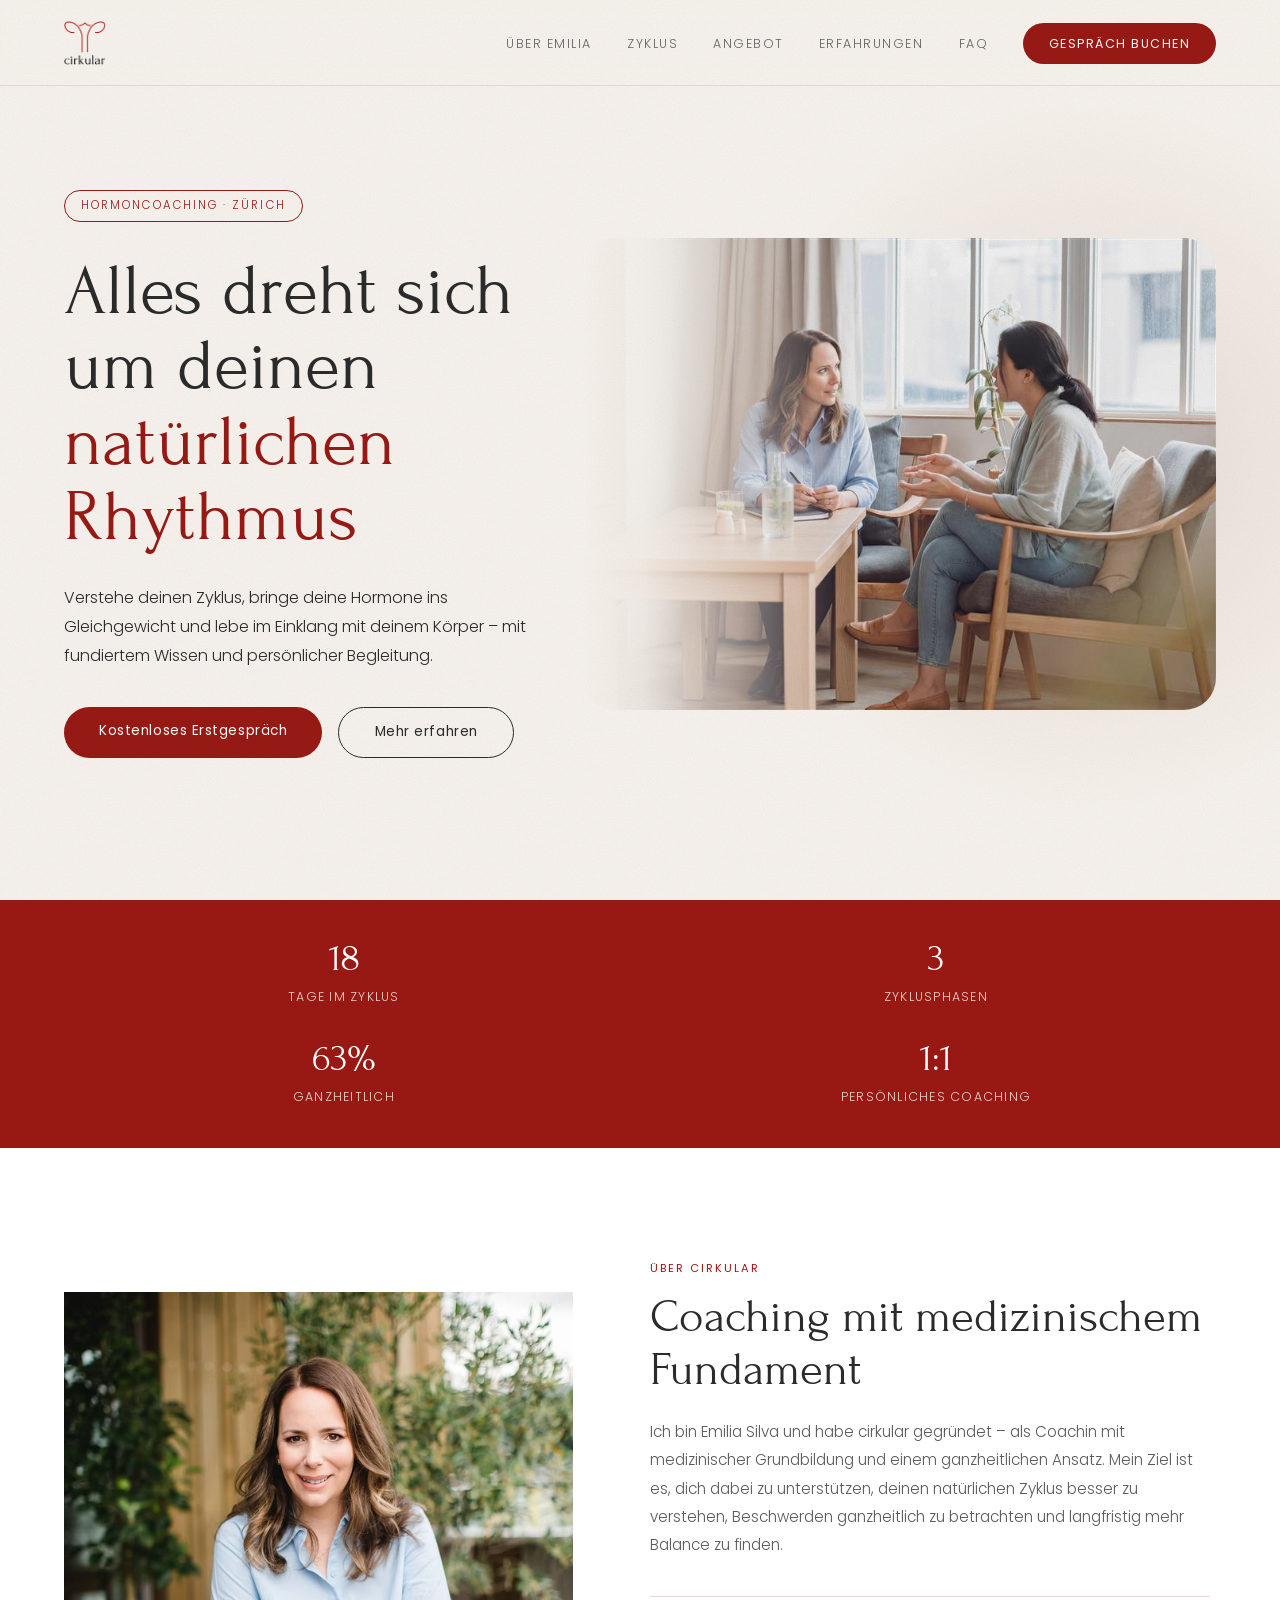
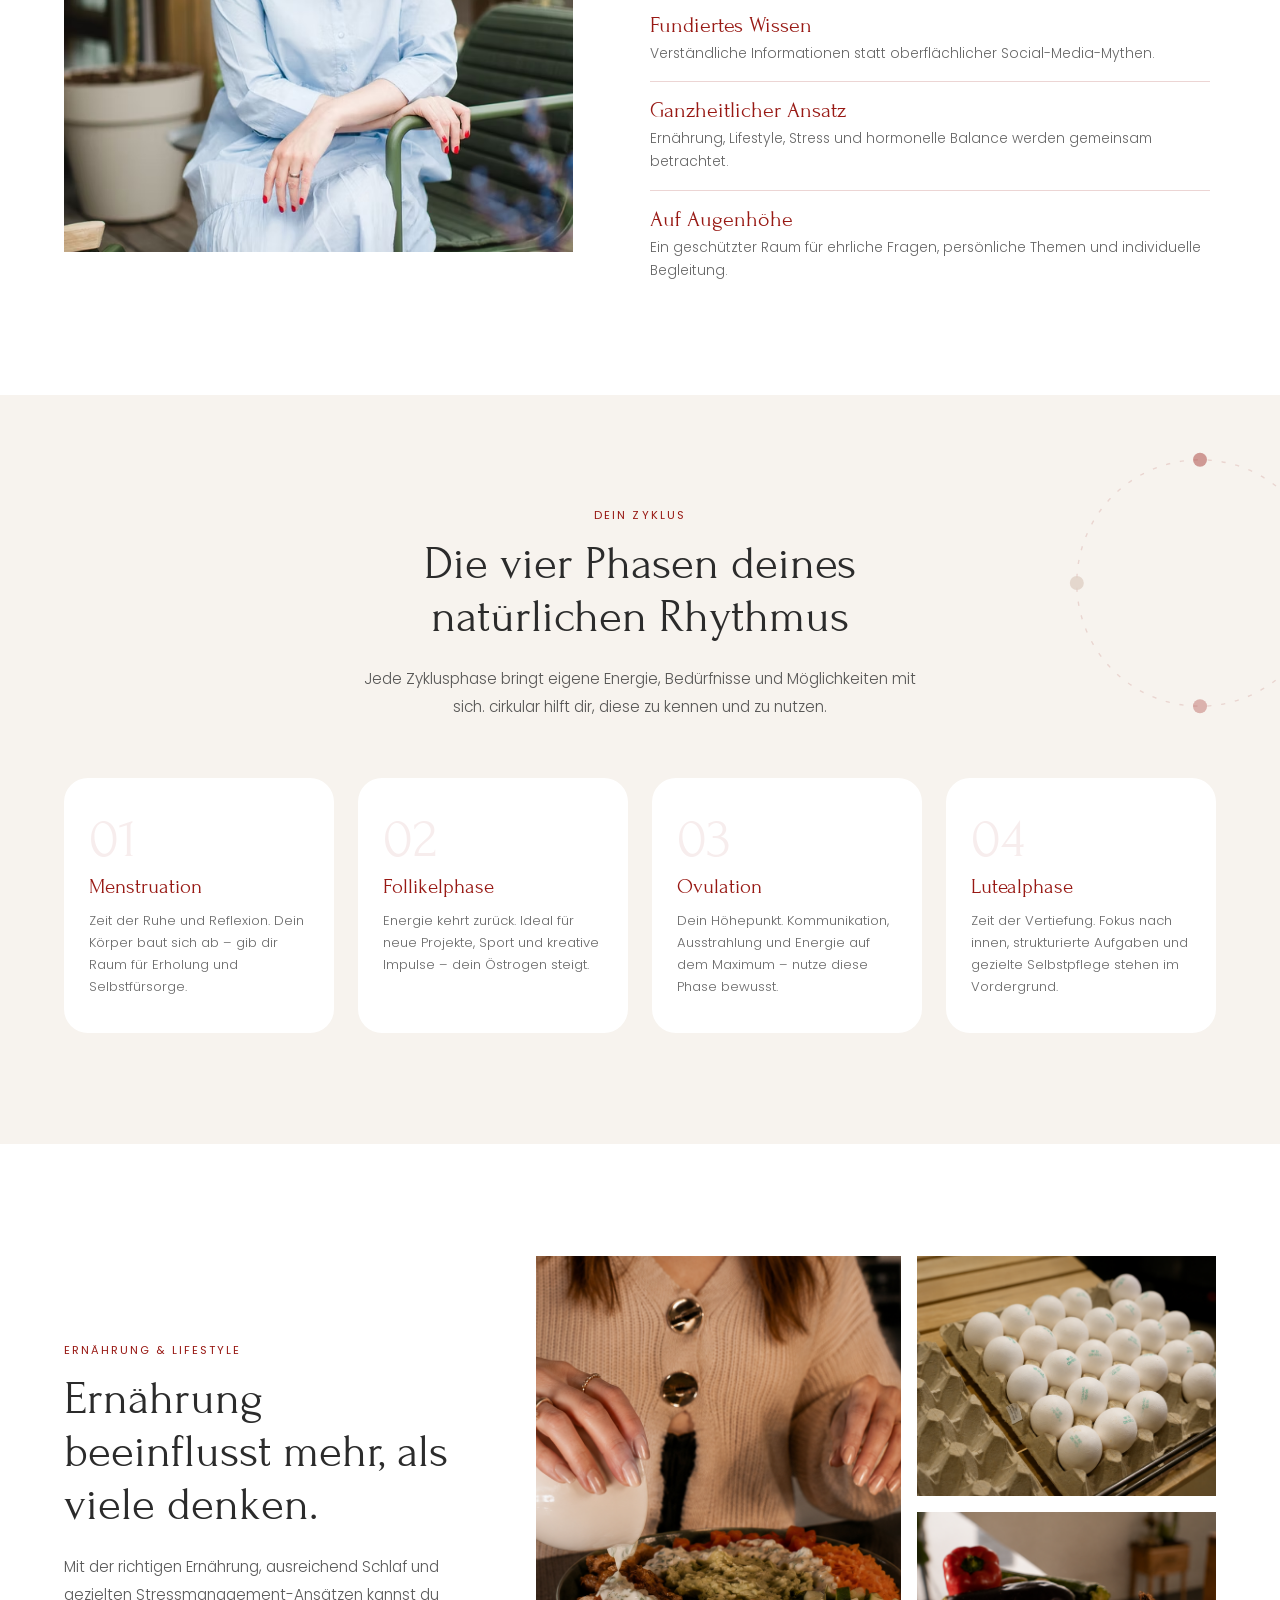
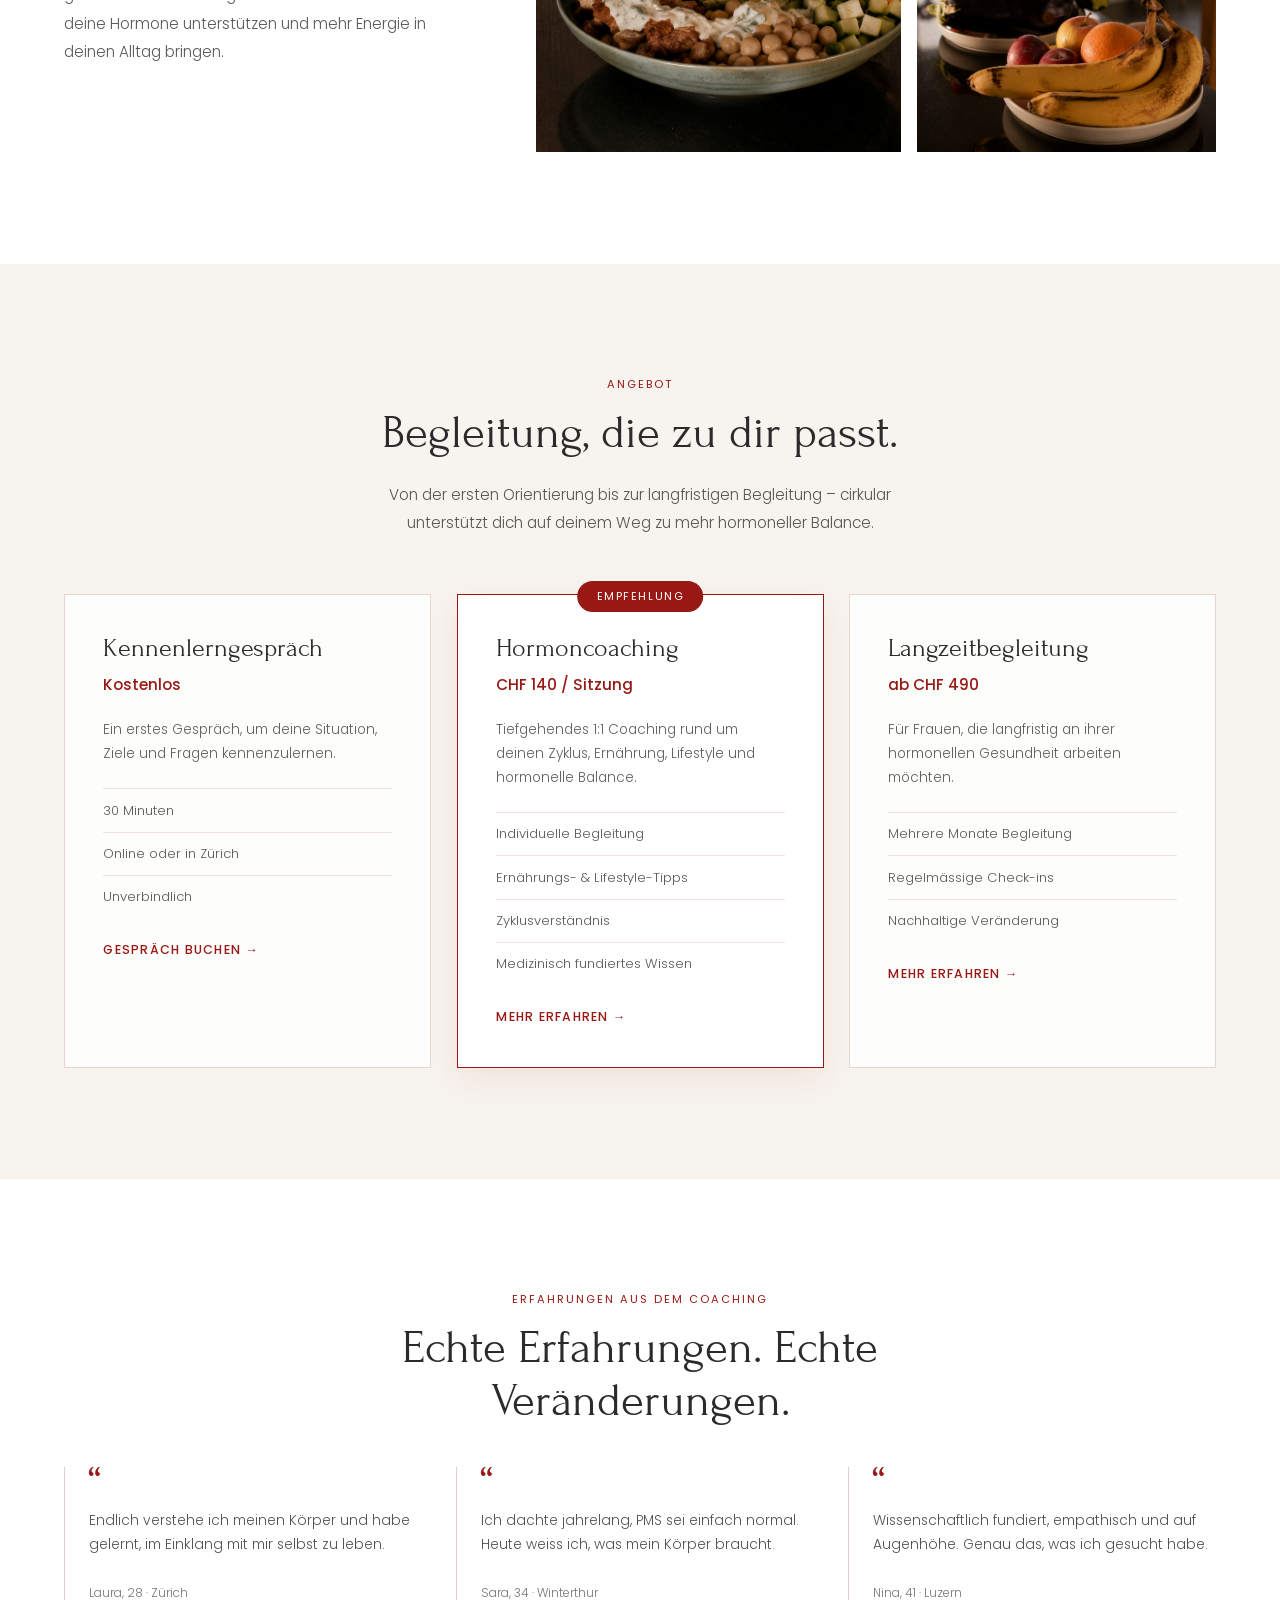
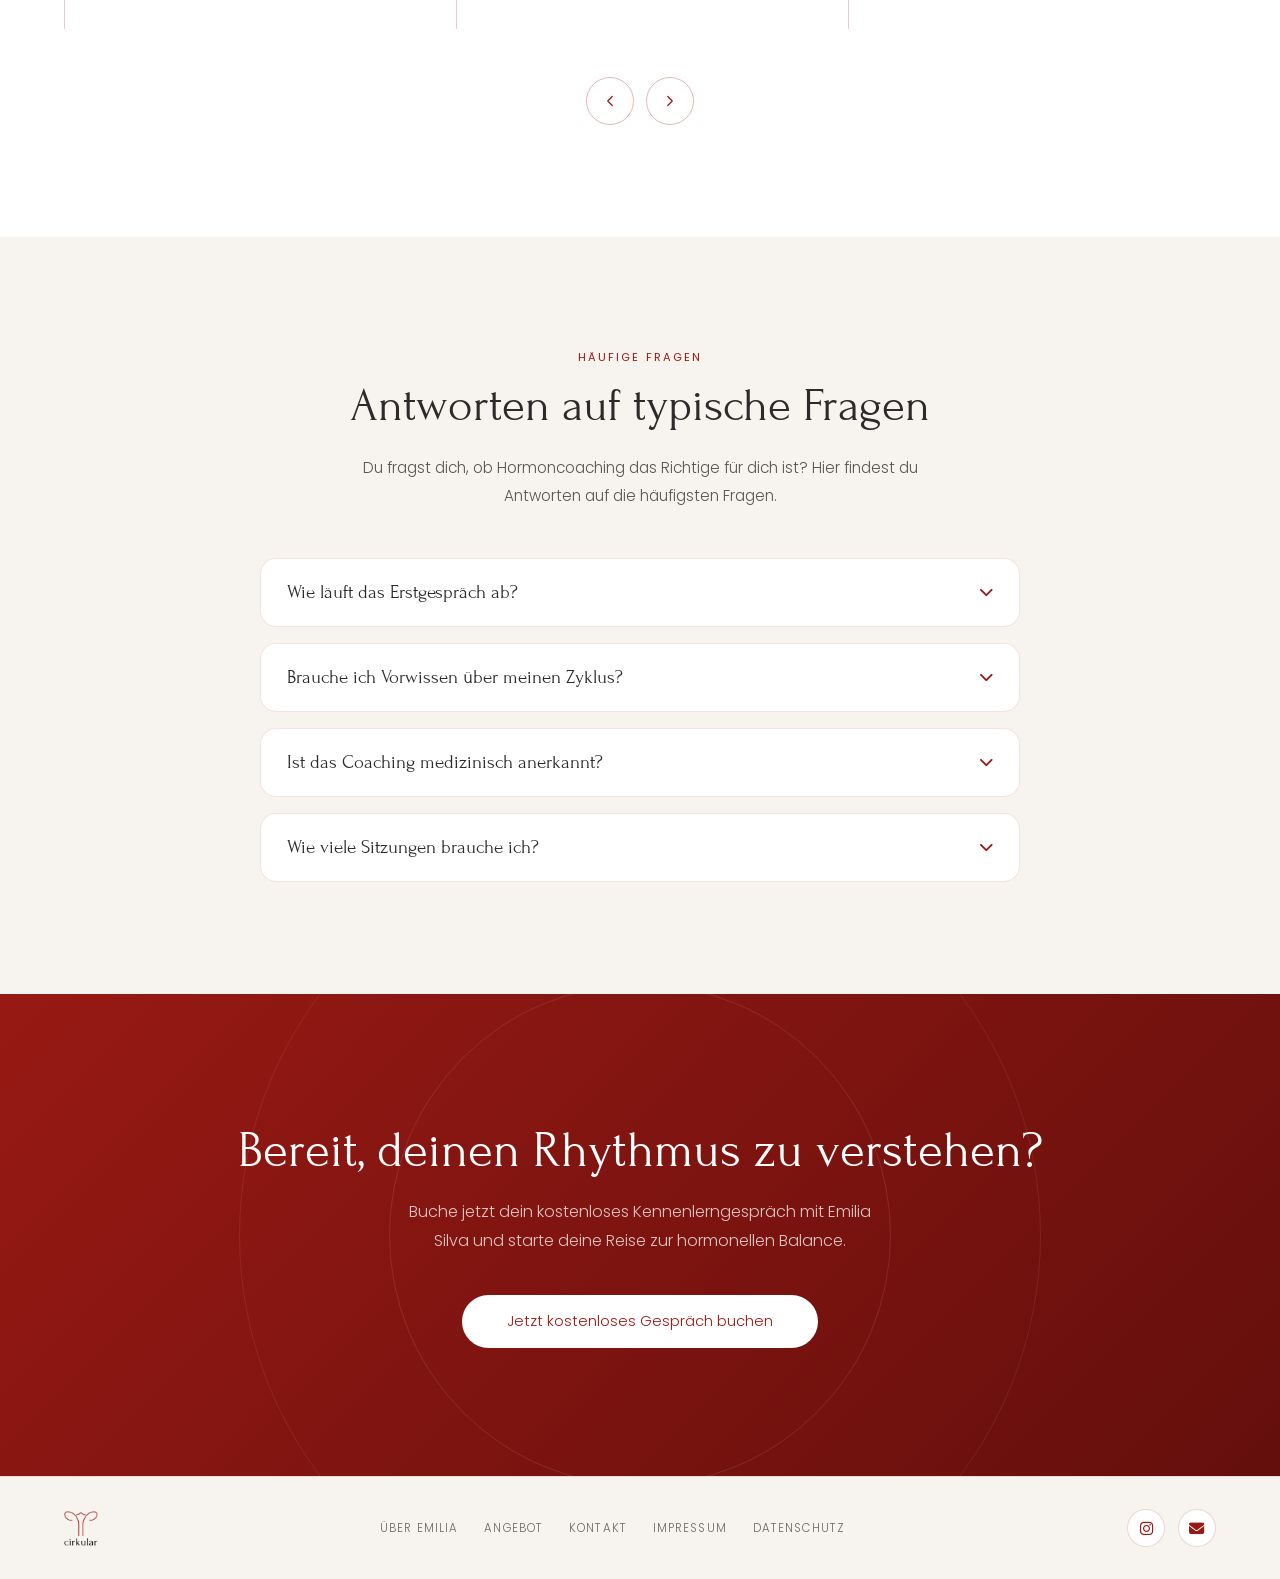
<file: index.html>
<!DOCTYPE html>
<html lang="de">
<head>
  <meta charset="UTF-8">
  <meta name="viewport" content="width=device-width, initial-scale=1.0">
  <title>cirkular – Hormoncoaching für Frauen</title>

  <link rel="icon" type="image/png" href="img/favicon.png">

  <link href="https://fonts.googleapis.com/css2?family=Forum&family=Poppins:wght@300;400;500&display=swap" rel="stylesheet">
  <link rel="stylesheet" href="https://cdnjs.cloudflare.com/ajax/libs/font-awesome/6.5.2/css/all.min.css">
  <link rel="stylesheet" href="css/styles.css">
</head>

<body>

  <nav>
    <a href="#" class="nav-logo" aria-label="cirkular Startseite">
      <img src="img/logo.png" alt="cirkular Logo">
    </a>

    <ul class="nav-links">
      <li><a href="#about">Über Emilia</a></li>
      <li><a href="#zyklus">Zyklus</a></li>
      <li><a href="#angebot">Angebot</a></li>
      <li><a href="#erfahrungen">Erfahrungen</a></li>
      <li><a href="#faq">FAQ</a></li>
      <li><a href="#kontakt" class="nav-cta">Gespräch buchen</a></li>
    </ul>

    <button class="nav-toggle" id="navToggle" aria-label="Menü öffnen" aria-expanded="false" aria-controls="mobileMenu">
      <span></span>
      <span></span>
      <span></span>
    </button>
  </nav>

  <div class="menu-backdrop" id="menuBackdrop"></div>

  <aside class="mobile-menu" id="mobileMenu" aria-hidden="true">
    <span class="mobile-menu-tagline">Menü</span>
    <ul>
      <li><a href="#about">Über Emilia</a></li>
      <li><a href="#zyklus">Zyklus</a></li>
      <li><a href="#angebot">Angebot</a></li>
      <li><a href="#erfahrungen">Erfahrungen</a></li>
      <li><a href="#faq">FAQ</a></li>
      <li><a href="#kontakt" class="mobile-cta">Gespräch buchen</a></li>
    </ul>
  </aside>

  <section class="hero">
    <div class="hero-text">
      <span class="hero-tagline reveal">Hormoncoaching · Zürich</span>

      <h1 class="reveal reveal-delay-1">
        Alles dreht sich um deinen<br>
        <span>natürlichen Rhythmus</span>
      </h1>

      <p class="hero-sub reveal reveal-delay-2">
        Verstehe deinen Zyklus, bringe deine Hormone ins Gleichgewicht und lebe im Einklang mit deinem Körper – mit fundiertem Wissen und persönlicher Begleitung.
      </p>

      <div class="hero-buttons reveal reveal-delay-3">
        <a href="#kontakt" class="btn-primary">Kostenloses Erstgespräch</a>
        <a href="#angebot" class="btn-outline">Mehr erfahren</a>
      </div>
    </div>

    <div class="hero-image-wrap reveal reveal-delay-2">
      <img src="img/beratungs-gespraech.png" alt="Beratungsgespräch bei cirkular">
    </div>
  </section>

  <div class="stats">
    <div class="stat reveal">
      <span class="stat-number" data-target="28">0</span>
      <span class="stat-label">Tage im Zyklus</span>
    </div>
    <div class="stat reveal reveal-delay-1">
      <span class="stat-number" data-target="4">0</span>
      <span class="stat-label">Zyklusphasen</span>
    </div>
    <div class="stat reveal reveal-delay-2">
      <span class="stat-number" data-target="100" data-suffix="%">0%</span>
      <span class="stat-label">Ganzheitlich</span>
    </div>
    <div class="stat reveal reveal-delay-3">
      <span class="stat-number">1:1</span>
      <span class="stat-label">Persönliches Coaching</span>
    </div>
  </div>

  <section class="about" id="about">
    <div class="about-image reveal">
      <img src="img/emilia-silva.avif" alt="Emilia Silva von cirkular">
    </div>

    <div class="about-content reveal reveal-delay-1">
      <span class="section-label">Über cirkular</span>
      <h2 class="section-title">Coaching mit medizinischem Fundament</h2>

      <p class="section-text">
        Ich bin Emilia Silva und habe cirkular gegründet – als Coachin mit medizinischer Grundbildung und einem ganzheitlichen Ansatz. Mein Ziel ist es, dich dabei zu unterstützen, deinen natürlichen Zyklus besser zu verstehen, Beschwerden ganzheitlich zu betrachten und langfristig mehr Balance zu finden.
      </p>

      <div class="about-points">
        <div class="about-point">
          <h3>Fundiertes Wissen</h3>
          <p>Verständliche Informationen statt oberflächlicher Social-Media-Mythen.</p>
        </div>

        <div class="about-point">
          <h3>Ganzheitlicher Ansatz</h3>
          <p>Ernährung, Lifestyle, Stress und hormonelle Balance werden gemeinsam betrachtet.</p>
        </div>

        <div class="about-point">
          <h3>Auf Augenhöhe</h3>
          <p>Ein geschützter Raum für ehrliche Fragen, persönliche Themen und individuelle Begleitung.</p>
        </div>
      </div>
    </div>
  </section>

  <section class="phases" id="zyklus">
    <svg class="cycle-ring" viewBox="0 0 200 200" aria-hidden="true">
      <circle cx="100" cy="100" r="88" fill="none" stroke="rgba(152,25,20,0.18)" stroke-width="1" stroke-dasharray="3 7" />
      <circle class="dot" cx="100" cy="12" r="5" />
      <circle class="dot" cx="188" cy="100" r="5" />
      <circle class="dot" cx="100" cy="188" r="5" />
      <circle class="dot" cx="12" cy="100" r="5" />
    </svg>
    <div class="reveal" style="text-align:center; max-width:600px; margin:0 auto; position:relative; z-index:1;">
      <span class="section-label">Dein Zyklus</span>
      <h2 class="section-title">Die vier Phasen deines natürlichen Rhythmus</h2>
      <p class="section-text" style="margin:0 auto;">Jede Zyklusphase bringt eigene Energie, Bedürfnisse und Möglichkeiten mit sich. cirkular hilft dir, diese zu kennen und zu nutzen.</p>
    </div>

    <div class="phases-grid">
      <article class="phase-card reveal">
        <div class="phase-number">01</div>
        <h3 class="phase-name">Menstruation</h3>
        <p class="phase-desc">Zeit der Ruhe und Reflexion. Dein Körper baut sich ab – gib dir Raum für Erholung und Selbstfürsorge.</p>
        <p class="phase-tip">Tipp: Warme Speisen, eisenreiche Lebensmittel und sanfte Bewegung.</p>
      </article>
      <article class="phase-card reveal reveal-delay-1">
        <div class="phase-number">02</div>
        <h3 class="phase-name">Follikelphase</h3>
        <p class="phase-desc">Energie kehrt zurück. Ideal für neue Projekte, Sport und kreative Impulse – dein Östrogen steigt.</p>
        <p class="phase-tip">Tipp: Starte Neues, plane intensive Workouts und nutze deine Lernfähigkeit.</p>
      </article>
      <article class="phase-card reveal reveal-delay-2">
        <div class="phase-number">03</div>
        <h3 class="phase-name">Ovulation</h3>
        <p class="phase-desc">Dein Höhepunkt. Kommunikation, Ausstrahlung und Energie auf dem Maximum – nutze diese Phase bewusst.</p>
        <p class="phase-tip">Tipp: Wichtige Gespräche, Präsentationen oder Social Events – jetzt strahlst du.</p>
      </article>
      <article class="phase-card reveal reveal-delay-3">
        <div class="phase-number">04</div>
        <h3 class="phase-name">Lutealphase</h3>
        <p class="phase-desc">Zeit der Vertiefung. Fokus nach innen, strukturierte Aufgaben und gezielte Selbstpflege stehen im Vordergrund.</p>
        <p class="phase-tip">Tipp: Magnesiumreiche Ernährung, weniger Koffein, mehr Schlaf und Ruhe.</p>
      </article>
    </div>
  </section>

  <section class="lifestyle">
    <div class="lifestyle-text reveal">
      <span class="section-label">Ernährung & Lifestyle</span>
      <h2 class="section-title">Ernährung beeinflusst mehr, als viele denken.</h2>

      <p class="section-text">
        Mit der richtigen Ernährung, ausreichend Schlaf und gezielten Stressmanagement-Ansätzen kannst du deine Hormone unterstützen und mehr Energie in deinen Alltag bringen.
      </p>
    </div>

    <div class="image-grid reveal reveal-delay-1">
      <img src="img/ausgewogene-bowl.png" alt="Ausgewogene Bowl">
      <img src="img/eier.png" alt="Eier als Ernährungssymbol">
      <img src="img/fruechte-und-gemuese.png" alt="Früchte und Gemüse">
    </div>
  </section>

  <section class="offer" id="angebot">
    <div class="offer-intro reveal">
      <span class="section-label">Angebot</span>
      <h2 class="section-title">Begleitung, die zu dir passt.</h2>
      <p class="section-text">
        Von der ersten Orientierung bis zur langfristigen Begleitung – cirkular unterstützt dich auf deinem Weg zu mehr hormoneller Balance.
      </p>
    </div>

    <div class="offer-grid">
      <article class="offer-card reveal">
        <h3>Kennenlerngespräch</h3>
        <div class="price">Kostenlos</div>
        <p>Ein erstes Gespräch, um deine Situation, Ziele und Fragen kennenzulernen.</p>

        <ul>
          <li>30 Minuten</li>
          <li>Online oder in Zürich</li>
          <li>Unverbindlich</li>
        </ul>

        <a href="#kontakt" class="offer-link">Gespräch buchen →</a>
      </article>

      <article class="offer-card featured reveal reveal-delay-1">
        <span class="offer-badge">Empfehlung</span>
        <h3>Hormoncoaching</h3>
        <div class="price">CHF 140 / Sitzung</div>
        <p>Tiefgehendes 1:1 Coaching rund um deinen Zyklus, Ernährung, Lifestyle und hormonelle Balance.</p>

        <ul>
          <li>Individuelle Begleitung</li>
          <li>Ernährungs- & Lifestyle-Tipps</li>
          <li>Zyklusverständnis</li>
          <li>Medizinisch fundiertes Wissen</li>
        </ul>

        <a href="#kontakt" class="offer-link">Mehr erfahren →</a>
      </article>

      <article class="offer-card reveal reveal-delay-2">
        <h3>Langzeitbegleitung</h3>
        <div class="price">ab CHF 490</div>
        <p>Für Frauen, die langfristig an ihrer hormonellen Gesundheit arbeiten möchten.</p>

        <ul>
          <li>Mehrere Monate Begleitung</li>
          <li>Regelmässige Check-ins</li>
          <li>Nachhaltige Veränderung</li>
        </ul>

        <a href="#kontakt" class="offer-link">Mehr erfahren →</a>
      </article>
    </div>
  </section>

  <section class="experiences" id="erfahrungen">
    <div class="experiences-header reveal">
      <span class="section-label">Erfahrungen aus dem Coaching</span>
      <h2 class="section-title">Echte Erfahrungen. Echte Veränderungen.</h2>
    </div>

    <div class="carousel reveal reveal-delay-1">
      <div class="carousel-track" id="experienceCarousel" role="region" aria-label="Erfahrungsberichte">
        <article class="experience-card">
          <h3 class="visually-hidden">Erfahrungsbericht von Laura</h3>
          <div class="quote-mark" aria-hidden="true">“</div>
          <p>Endlich verstehe ich meinen Körper und habe gelernt, im Einklang mit mir selbst zu leben.</p>
          <small>Laura, 28 · Zürich</small>
        </article>

        <article class="experience-card">
          <h3 class="visually-hidden">Erfahrungsbericht von Sara</h3>
          <div class="quote-mark" aria-hidden="true">“</div>
          <p>Ich dachte jahrelang, PMS sei einfach normal. Heute weiss ich, was mein Körper braucht.</p>
          <small>Sara, 34 · Winterthur</small>
        </article>

        <article class="experience-card">
          <h3 class="visually-hidden">Erfahrungsbericht von Nina</h3>
          <div class="quote-mark" aria-hidden="true">“</div>
          <p>Wissenschaftlich fundiert, empathisch und auf Augenhöhe. Genau das, was ich gesucht habe.</p>
          <small>Nina, 41 · Luzern</small>
        </article>

        <article class="experience-card">
          <h3 class="visually-hidden">Erfahrungsbericht von Lena</h3>
          <div class="quote-mark" aria-hidden="true">“</div>
          <p>Nach Jahren mit der Pille fühle ich mich endlich wieder mit meinem Körper verbunden. Mein Zyklus ist stabil – und ich auch.</p>
          <small>Lena, 31 · Bern</small>
        </article>

        <article class="experience-card">
          <h3 class="visually-hidden">Erfahrungsbericht von Mira</h3>
          <div class="quote-mark" aria-hidden="true">“</div>
          <p>Mein Hautbild hat sich beruhigt, seit ich verstanden habe, was meine Hormone wirklich brauchen.</p>
          <small>Mira, 26 · Basel</small>
        </article>

        <article class="experience-card">
          <h3 class="visually-hidden">Erfahrungsbericht von Julia</h3>
          <div class="quote-mark" aria-hidden="true">“</div>
          <p>Mit Anfang vierzig dachte ich, mein Körper spielt verrückt. Heute weiss ich, was passiert – und kann damit umgehen.</p>
          <small>Julia, 43 · St. Gallen</small>
        </article>

        <article class="experience-card">
          <h3 class="visually-hidden">Erfahrungsbericht von Anna</h3>
          <div class="quote-mark" aria-hidden="true">“</div>
          <p>Ich habe gelernt, im Einklang mit meinem Zyklus zu trainieren. Mein Energielevel ist konstanter denn je.</p>
          <small>Anna, 29 · Aarau</small>
        </article>

        <article class="experience-card">
          <h3 class="visually-hidden">Erfahrungsbericht von Sophie</h3>
          <div class="quote-mark" aria-hidden="true">“</div>
          <p>Endlich Schlaf ohne nächtliches Grübeln. Kleine Anpassungen im Alltag haben mehr verändert als jede Tablette.</p>
          <small>Sophie, 35 · Genf</small>
        </article>
      </div>

      <div class="carousel-controls">
        <button class="carousel-btn" type="button" data-carousel-dir="-1" aria-label="Vorherige Erfahrung" aria-controls="experienceCarousel">
          <svg viewBox="0 0 24 24" fill="none" stroke="currentColor" stroke-width="1.6" stroke-linecap="round" stroke-linejoin="round" aria-hidden="true">
            <path d="M15 6l-6 6 6 6"/>
          </svg>
        </button>
        <button class="carousel-btn" type="button" data-carousel-dir="1" aria-label="Nächste Erfahrung" aria-controls="experienceCarousel">
          <svg viewBox="0 0 24 24" fill="none" stroke="currentColor" stroke-width="1.6" stroke-linecap="round" stroke-linejoin="round" aria-hidden="true">
            <path d="M9 6l6 6-6 6"/>
          </svg>
        </button>
      </div>
    </div>
  </section>

  <section class="faq" id="faq">
    <div class="faq-intro reveal">
      <span class="section-label">Häufige Fragen</span>
      <h2 class="section-title">Antworten auf typische Fragen</h2>
      <p class="section-text">
        Du fragst dich, ob Hormoncoaching das Richtige für dich ist? Hier findest du Antworten auf die häufigsten Fragen.
      </p>
    </div>

    <div class="faq-list">
      <details class="faq-item reveal">
        <summary>
          Wie läuft das Erstgespräch ab?
          <i class="fa-solid fa-chevron-down faq-icon" aria-hidden="true"></i>
        </summary>
        <div class="faq-answer">
          Das kostenlose Erstgespräch dauert rund 30 Minuten und findet online oder in Zürich statt. Wir sprechen über deine aktuelle Situation, deine Ziele und ob ein Coaching für dich passt – unverbindlich und in einem geschützten Rahmen.
        </div>
      </details>

      <details class="faq-item reveal reveal-delay-1">
        <summary>
          Brauche ich Vorwissen über meinen Zyklus?
          <i class="fa-solid fa-chevron-down faq-icon" aria-hidden="true"></i>
        </summary>
        <div class="faq-answer">
          Nein, du musst nichts mitbringen ausser Offenheit. Wir starten genau da, wo du stehst. Ob du dich schon intensiv mit deinem Zyklus beschäftigt hast oder ganz neu beginnst – das Coaching wird individuell auf dich abgestimmt.
        </div>
      </details>

      <details class="faq-item reveal reveal-delay-2">
        <summary>
          Ist das Coaching medizinisch anerkannt?
          <i class="fa-solid fa-chevron-down faq-icon" aria-hidden="true"></i>
        </summary>
        <div class="faq-answer">
          cirkular ist ein ganzheitliches Coaching mit medizinisch fundiertem Wissen, jedoch ersetzt es keine ärztliche Behandlung oder Diagnose. Bei körperlichen Beschwerden empfehle ich dir immer, parallel deine Ärztin oder deinen Arzt zu konsultieren.
        </div>
      </details>

      <details class="faq-item reveal reveal-delay-3">
        <summary>
          Wie viele Sitzungen brauche ich?
          <i class="fa-solid fa-chevron-down faq-icon" aria-hidden="true"></i>
        </summary>
        <div class="faq-answer">
          Das hängt ganz von deinem Ziel ab. Manche Frauen profitieren bereits von 1–2 Sitzungen, andere wünschen sich eine längere Begleitung über mehrere Monate. Im Erstgespräch finden wir gemeinsam heraus, was für dich am sinnvollsten ist.
        </div>
      </details>
    </div>
  </section>

  <section class="cta-section" id="kontakt">
    <h2 class="reveal">Bereit, deinen Rhythmus zu verstehen?</h2>
    <p class="reveal reveal-delay-1">Buche jetzt dein kostenloses Kennenlerngespräch mit Emilia Silva und starte deine Reise zur hormonellen Balance.</p>
    <a href="mailto:hello@cirkular.ch" class="btn-white reveal reveal-delay-2">Jetzt kostenloses Gespräch buchen</a>
  </section>

  <footer>
    <a href="#" class="footer-logo" aria-label="cirkular Startseite">
      <img src="img/logo.png" alt="cirkular Logo">
    </a>

    <div class="footer-links">
      <a href="#about">Über Emilia</a>
      <a href="#angebot">Angebot</a>
      <a href="#kontakt">Kontakt</a>
      <a href="impressum.html">Impressum</a>
      <a href="datenschutz.html">Datenschutz</a>
    </div>

    <div class="footer-social">
      <a href="https://instagram.com/cirkular.ch" target="_blank" rel="noopener noreferrer" aria-label="cirkular auf Instagram">
        <i class="fa-brands fa-instagram" aria-hidden="true"></i>
      </a>
      <a href="mailto:hello@cirkular.ch" aria-label="E-Mail an cirkular">
        <i class="fa-solid fa-envelope" aria-hidden="true"></i>
      </a>
    </div>
  </footer>

  <script src="js/main.js" defer></script>

</body>
</html>
</file>
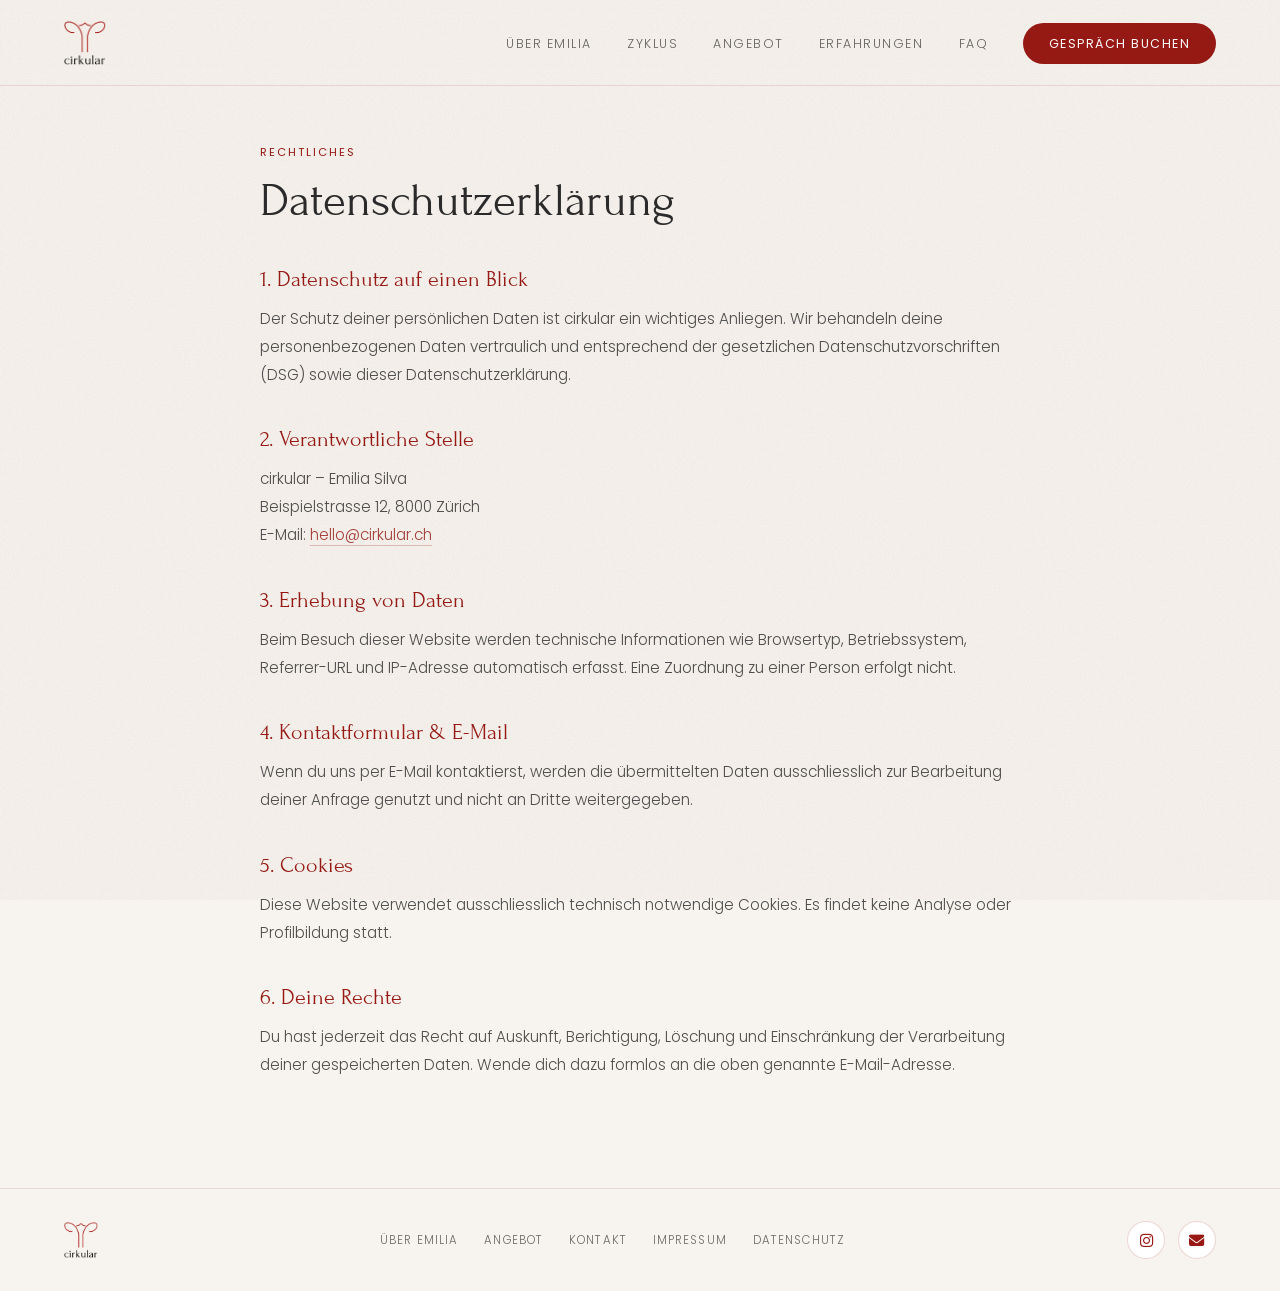
<file: datenschutz.html>
<!DOCTYPE html>
<html lang="de">
<head>
  <meta charset="UTF-8">
  <meta name="viewport" content="width=device-width, initial-scale=1.0">
  <title>Datenschutz – cirkular</title>

  <link rel="icon" type="image/png" href="img/favicon.png">

  <link href="https://fonts.googleapis.com/css2?family=Forum&family=Poppins:wght@300;400;500&display=swap" rel="stylesheet">
  <link rel="stylesheet" href="https://cdnjs.cloudflare.com/ajax/libs/font-awesome/6.5.2/css/all.min.css">
  <link rel="stylesheet" href="css/styles.css">
</head>

<body>

  <nav>
    <a href="index.html" class="nav-logo" aria-label="cirkular Startseite">
      <img src="img/logo.png" alt="cirkular Logo">
    </a>

    <ul class="nav-links">
      <li><a href="index.html#about">Über Emilia</a></li>
      <li><a href="index.html#zyklus">Zyklus</a></li>
      <li><a href="index.html#angebot">Angebot</a></li>
      <li><a href="index.html#erfahrungen">Erfahrungen</a></li>
      <li><a href="index.html#faq">FAQ</a></li>
      <li><a href="index.html#kontakt" class="nav-cta">Gespräch buchen</a></li>
    </ul>

    <button class="nav-toggle" id="navToggle" aria-label="Menü öffnen" aria-expanded="false" aria-controls="mobileMenu">
      <span></span>
      <span></span>
      <span></span>
    </button>
  </nav>

  <div class="menu-backdrop" id="menuBackdrop"></div>

  <aside class="mobile-menu" id="mobileMenu" aria-hidden="true">
    <span class="mobile-menu-tagline">Menü</span>
    <ul>
      <li><a href="index.html#about">Über Emilia</a></li>
      <li><a href="index.html#zyklus">Zyklus</a></li>
      <li><a href="index.html#angebot">Angebot</a></li>
      <li><a href="index.html#erfahrungen">Erfahrungen</a></li>
      <li><a href="index.html#faq">FAQ</a></li>
      <li><a href="index.html#kontakt" class="mobile-cta">Gespräch buchen</a></li>
    </ul>
  </aside>

  <section class="legal-section">
    <div class="legal-content">
      <span class="section-label">Rechtliches</span>
      <h1 class="section-title">Datenschutzerklärung</h1>

      <h2>1. Datenschutz auf einen Blick</h2>
      <p>
        Der Schutz deiner persönlichen Daten ist cirkular ein wichtiges Anliegen. Wir behandeln deine personenbezogenen Daten vertraulich und entsprechend der gesetzlichen Datenschutzvorschriften (DSG) sowie dieser Datenschutzerklärung.
      </p>

      <h2>2. Verantwortliche Stelle</h2>
      <p>
        cirkular – Emilia Silva<br>
        Beispielstrasse 12, 8000 Zürich<br>
        E-Mail: <a href="mailto:hello@cirkular.ch">hello@cirkular.ch</a>
      </p>

      <h2>3. Erhebung von Daten</h2>
      <p>
        Beim Besuch dieser Website werden technische Informationen wie Browsertyp, Betriebssystem, Referrer-URL und IP-Adresse automatisch erfasst. Eine Zuordnung zu einer Person erfolgt nicht.
      </p>

      <h2>4. Kontaktformular & E-Mail</h2>
      <p>
        Wenn du uns per E-Mail kontaktierst, werden die übermittelten Daten ausschliesslich zur Bearbeitung deiner Anfrage genutzt und nicht an Dritte weitergegeben.
      </p>

      <h2>5. Cookies</h2>
      <p>
        Diese Website verwendet ausschliesslich technisch notwendige Cookies. Es findet keine Analyse oder Profilbildung statt.
      </p>

      <h2>6. Deine Rechte</h2>
      <p>
        Du hast jederzeit das Recht auf Auskunft, Berichtigung, Löschung und Einschränkung der Verarbeitung deiner gespeicherten Daten. Wende dich dazu formlos an die oben genannte E-Mail-Adresse.
      </p>
    </div>
  </section>

  <footer>
    <a href="index.html" class="footer-logo" aria-label="cirkular Startseite">
      <img src="img/logo.png" alt="cirkular Logo">
    </a>

    <div class="footer-links">
      <a href="index.html#about">Über Emilia</a>
      <a href="index.html#angebot">Angebot</a>
      <a href="index.html#kontakt">Kontakt</a>
      <a href="impressum.html">Impressum</a>
      <a href="datenschutz.html">Datenschutz</a>
    </div>

    <div class="footer-social">
      <a href="https://instagram.com/cirkular.ch" target="_blank" rel="noopener noreferrer" aria-label="cirkular auf Instagram">
        <i class="fa-brands fa-instagram" aria-hidden="true"></i>
      </a>
      <a href="mailto:hello@cirkular.ch" aria-label="E-Mail an cirkular">
        <i class="fa-solid fa-envelope" aria-hidden="true"></i>
      </a>
    </div>
  </footer>

  <script src="js/main.js" defer></script>

</body>
</html>
</file>
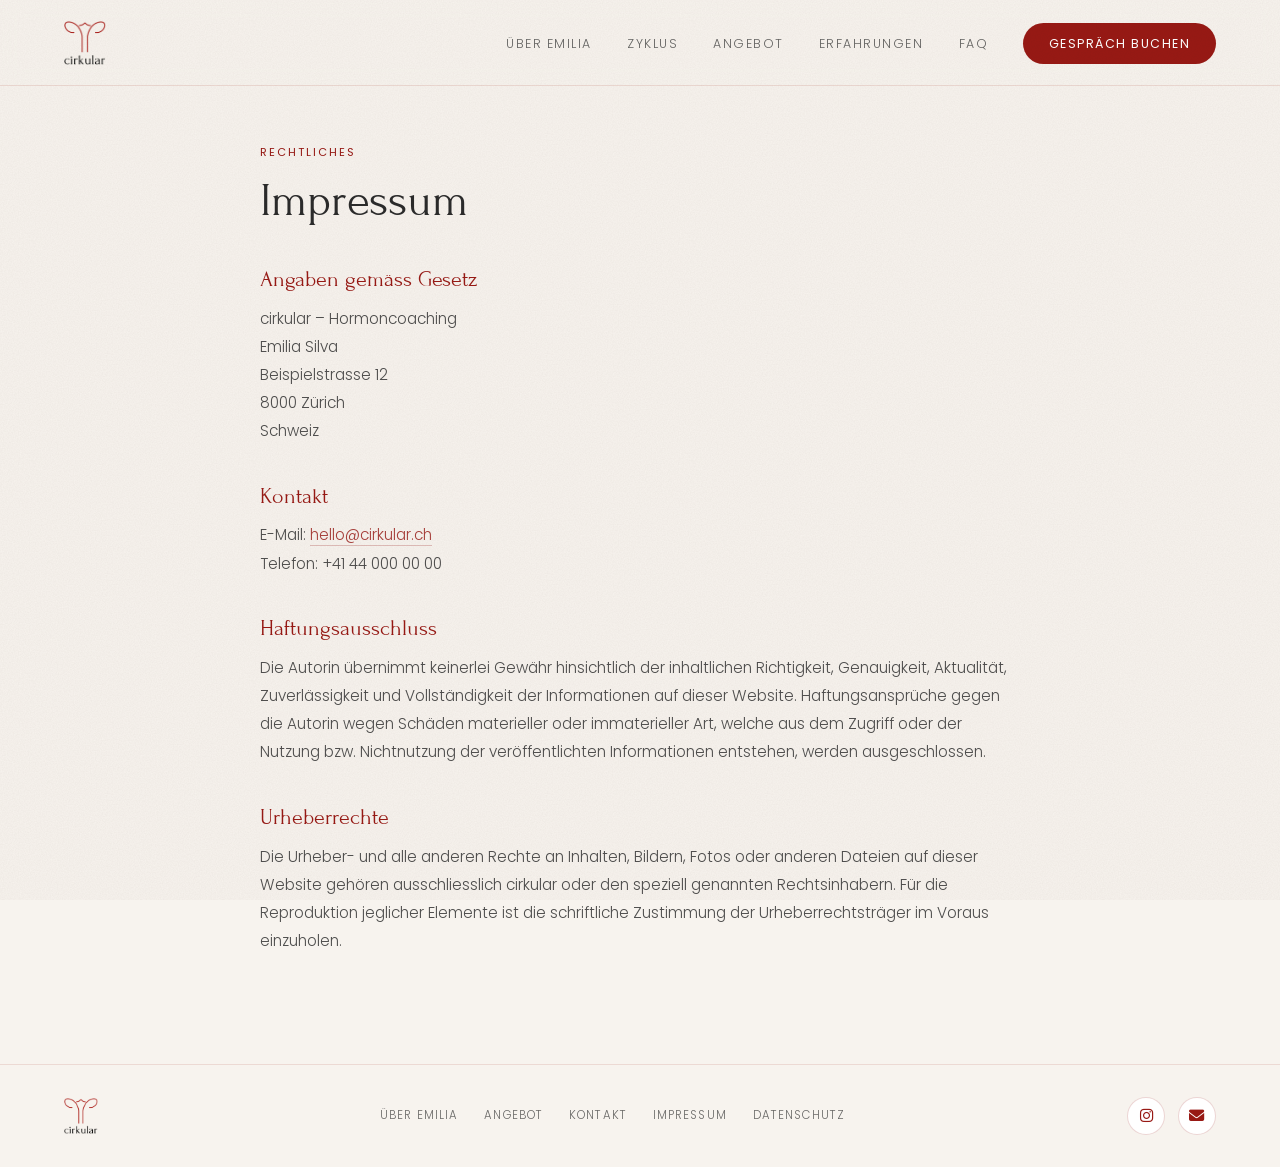
<file: impressum.html>
<!DOCTYPE html>
<html lang="de">
<head>
  <meta charset="UTF-8">
  <meta name="viewport" content="width=device-width, initial-scale=1.0">
  <title>Impressum – cirkular</title>

  <link rel="icon" type="image/png" href="img/favicon.png">

  <link href="https://fonts.googleapis.com/css2?family=Forum&family=Poppins:wght@300;400;500&display=swap" rel="stylesheet">
  <link rel="stylesheet" href="https://cdnjs.cloudflare.com/ajax/libs/font-awesome/6.5.2/css/all.min.css">
  <link rel="stylesheet" href="css/styles.css">
</head>

<body>

  <nav>
    <a href="index.html" class="nav-logo" aria-label="cirkular Startseite">
      <img src="img/logo.png" alt="cirkular Logo">
    </a>

    <ul class="nav-links">
      <li><a href="index.html#about">Über Emilia</a></li>
      <li><a href="index.html#zyklus">Zyklus</a></li>
      <li><a href="index.html#angebot">Angebot</a></li>
      <li><a href="index.html#erfahrungen">Erfahrungen</a></li>
      <li><a href="index.html#faq">FAQ</a></li>
      <li><a href="index.html#kontakt" class="nav-cta">Gespräch buchen</a></li>
    </ul>

    <button class="nav-toggle" id="navToggle" aria-label="Menü öffnen" aria-expanded="false" aria-controls="mobileMenu">
      <span></span>
      <span></span>
      <span></span>
    </button>
  </nav>

  <div class="menu-backdrop" id="menuBackdrop"></div>

  <aside class="mobile-menu" id="mobileMenu" aria-hidden="true">
    <span class="mobile-menu-tagline">Menü</span>
    <ul>
      <li><a href="index.html#about">Über Emilia</a></li>
      <li><a href="index.html#zyklus">Zyklus</a></li>
      <li><a href="index.html#angebot">Angebot</a></li>
      <li><a href="index.html#erfahrungen">Erfahrungen</a></li>
      <li><a href="index.html#faq">FAQ</a></li>
      <li><a href="index.html#kontakt" class="mobile-cta">Gespräch buchen</a></li>
    </ul>
  </aside>

  <section class="legal-section">
    <div class="legal-content">
      <span class="section-label">Rechtliches</span>
      <h1 class="section-title">Impressum</h1>

      <h2>Angaben gemäss Gesetz</h2>
      <p>
        cirkular – Hormoncoaching<br>
        Emilia Silva<br>
        Beispielstrasse 12<br>
        8000 Zürich<br>
        Schweiz
      </p>

      <h2>Kontakt</h2>
      <p>
        E-Mail: <a href="mailto:hello@cirkular.ch">hello@cirkular.ch</a><br>
        Telefon: +41 44 000 00 00
      </p>

      <h2>Haftungsausschluss</h2>
      <p>
        Die Autorin übernimmt keinerlei Gewähr hinsichtlich der inhaltlichen Richtigkeit, Genauigkeit, Aktualität, Zuverlässigkeit und Vollständigkeit der Informationen auf dieser Website. Haftungsansprüche gegen die Autorin wegen Schäden materieller oder immaterieller Art, welche aus dem Zugriff oder der Nutzung bzw. Nichtnutzung der veröffentlichten Informationen entstehen, werden ausgeschlossen.
      </p>

      <h2>Urheberrechte</h2>
      <p>
        Die Urheber- und alle anderen Rechte an Inhalten, Bildern, Fotos oder anderen Dateien auf dieser Website gehören ausschliesslich cirkular oder den speziell genannten Rechtsinhabern. Für die Reproduktion jeglicher Elemente ist die schriftliche Zustimmung der Urheberrechtsträger im Voraus einzuholen.
      </p>
    </div>
  </section>

  <footer>
    <a href="index.html" class="footer-logo" aria-label="cirkular Startseite">
      <img src="img/logo.png" alt="cirkular Logo">
    </a>

    <div class="footer-links">
      <a href="index.html#about">Über Emilia</a>
      <a href="index.html#angebot">Angebot</a>
      <a href="index.html#kontakt">Kontakt</a>
      <a href="impressum.html">Impressum</a>
      <a href="datenschutz.html">Datenschutz</a>
    </div>

    <div class="footer-social">
      <a href="https://instagram.com/cirkular.ch" target="_blank" rel="noopener noreferrer" aria-label="cirkular auf Instagram">
        <i class="fa-brands fa-instagram" aria-hidden="true"></i>
      </a>
      <a href="mailto:hello@cirkular.ch" aria-label="E-Mail an cirkular">
        <i class="fa-solid fa-envelope" aria-hidden="true"></i>
      </a>
    </div>
  </footer>

  <script src="js/main.js" defer></script>

</body>
</html>
</file>
<file: css/styles.css>
:root {
  --primary: #981914;
  --primary-dark: #640F0C;
  --beige: #D9C7BB;
  --bg: #F7F3EE;
  --dark: #2B2B2B;
  --white: #ffffff;
  --transition: 0.45s cubic-bezier(0.22, 1, 0.36, 1);
}

* {
  box-sizing: border-box;
  margin: 0;
  padding: 0;
}

html, body {
  width: 100%;
  max-width: 100vw;
  overflow-x: hidden;
}

html {
  scroll-behavior: smooth;
}

body {
  font-family: "Poppins", sans-serif;
  font-weight: 300;
  background: var(--bg);
  color: var(--dark);
  position: relative;
}

/* ── GRAIN OVERLAY ── */
body::before {
  content: "";
  position: fixed;
  inset: 0;
  pointer-events: none;
  z-index: 999;
  opacity: 0.35;
  mix-blend-mode: multiply;
  background-image: url("data:image/svg+xml;utf8,<svg viewBox='0 0 200 200' xmlns='http://www.w3.org/2000/svg'><filter id='n'><feTurbulence type='fractalNoise' baseFrequency='0.9' numOctaves='2' stitchTiles='stitch'/><feColorMatrix values='0 0 0 0 0.16 0 0 0 0 0.1 0 0 0 0 0.08 0 0 0 0.18 0'/></filter><rect width='100%25' height='100%25' filter='url(%23n)'/></svg>");
  background-size: 220px 220px;
}

img {
  width: 100%;
  display: block;
  object-fit: cover;
}

h1, h2, h3 {
  font-family: "Forum", serif;
  font-weight: 400;
}

a {
  text-decoration: none;
  color: inherit;
}

/* ── A11Y UTILITY ── */
.visually-hidden {
  position: absolute;
  width: 1px;
  height: 1px;
  padding: 0;
  margin: -1px;
  overflow: hidden;
  clip: rect(0, 0, 0, 0);
  white-space: nowrap;
  border: 0;
}

/* ── REVEAL ANIMATIONS ── */
.reveal {
  opacity: 0;
  transform: translateY(28px);
  transition: opacity 0.9s ease, transform 0.9s cubic-bezier(0.22, 1, 0.36, 1);
  will-change: opacity, transform;
}
.reveal.is-visible {
  opacity: 1;
  transform: translateY(0);
}
.reveal-delay-1 { transition-delay: 0.1s; }
.reveal-delay-2 { transition-delay: 0.2s; }
.reveal-delay-3 { transition-delay: 0.3s; }
.reveal-delay-4 { transition-delay: 0.4s; }

@media (prefers-reduced-motion: reduce) {
  .reveal { opacity: 1; transform: none; transition: none; }
}

/* ─────────────────────────────────────────────
   NAVIGATION (Mobile-First: schwebende Pills + Hamburger)
   ───────────────────────────────────────────── */
nav {
  position: fixed;
  top: 0;
  left: 0;
  right: 0;
  z-index: 100;
  display: flex;
  align-items: center;
  justify-content: space-between;
  padding: 1rem 6vw;
  background: transparent;
}

.nav-logo {
  display: flex;
  align-items: center;
  gap: 0.7rem;
  background: rgba(247, 243, 238, 0.92);
  backdrop-filter: blur(10px);
  -webkit-backdrop-filter: blur(10px);
  padding: 0.4rem 0.7rem;
  border-radius: 0.85rem;
  box-shadow: 0 4px 14px rgba(100, 15, 12, 0.08);
  border: 1px solid rgba(152, 25, 20, 0.10);
}

.nav-logo img {
  width: 36px;
  height: auto;
}

.nav-logo span {
  font-family: "Forum", serif;
  font-size: 1.3rem;
  letter-spacing: 0.04em;
}

.nav-links {
  display: none;
  list-style: none;
}

/* ── HAMBURGER (Mobile-Default: sichtbar) ── */
.nav-toggle {
  display: block;
  background: rgba(247, 243, 238, 0.92);
  backdrop-filter: blur(10px);
  -webkit-backdrop-filter: blur(10px);
  border: 1px solid rgba(152, 25, 20, 0.10);
  border-radius: 0.85rem;
  box-shadow: 0 4px 14px rgba(100, 15, 12, 0.08);
  cursor: pointer;
  padding: 0.5rem;
  width: 44px;
  height: 44px;
  position: relative;
  z-index: 200;
}
.nav-toggle span {
  display: block;
  position: absolute;
  left: 10px;
  right: 10px;
  height: 1.6px;
  background: var(--dark);
  border-radius: 2px;
  transition: transform 0.4s cubic-bezier(0.22, 1, 0.36, 1), top 0.3s, opacity 0.2s;
}
.nav-toggle span:nth-child(1) { top: 15px; }
.nav-toggle span:nth-child(2) { top: 21px; }
.nav-toggle span:nth-child(3) { top: 27px; }

body.menu-open .nav-toggle {
  background: transparent;
  box-shadow: none;
  border-color: transparent;
}
body.menu-open .nav-toggle span:nth-child(1) {
  top: 21px;
  transform: rotate(45deg);
  background: var(--primary);
}
body.menu-open .nav-toggle span:nth-child(2) {
  opacity: 0;
}
body.menu-open .nav-toggle span:nth-child(3) {
  top: 21px;
  transform: rotate(-45deg);
  background: var(--primary);
}

/* ── MOBILE MENU OVERLAY ── */
.mobile-menu {
  position: fixed;
  top: 0;
  right: 0;
  width: min(360px, 85vw);
  height: 100vh;          /* Fallback fuer aeltere Browser */
  height: 100dvh;         /* Dynamic Viewport: passt sich der iOS-Safari-Toolbar an */
  background: var(--bg);
  box-shadow: -20px 0 60px rgba(100, 15, 12, 0.12);
  transform: translateX(100%);
  transition: transform 0.5s cubic-bezier(0.22, 1, 0.36, 1);
  z-index: 150;
  display: flex;
  flex-direction: column;
  justify-content: center;
  padding: 5rem 2.5rem calc(3rem + env(safe-area-inset-bottom));
  overflow-y: auto;
  -webkit-overflow-scrolling: touch;
  visibility: hidden;
}
body.menu-open .mobile-menu {
  transform: translateX(0);
  visibility: visible;
}

.mobile-menu ul {
  list-style: none;
  display: flex;
  flex-direction: column;
  gap: 1.4rem;
}
.mobile-menu a {
  font-family: "Forum", serif;
  font-size: 1.5rem;
  color: var(--dark);
  letter-spacing: 0.02em;
  transition: color 0.25s, transform 0.25s;
  display: inline-block;
}
.mobile-menu a:hover {
  color: var(--primary);
  transform: translateX(4px);
}
.mobile-menu .mobile-cta {
  margin-top: 2.5rem;
  background: var(--primary);
  color: var(--white);
  font-family: "Poppins", sans-serif;
  font-size: 0.85rem;
  text-transform: uppercase;
  letter-spacing: 0.12em;
  padding: 1rem 1.6rem;
  border-radius: 999px;
  text-align: center;
  transform: none;
}
.mobile-menu .mobile-cta:hover {
  background: var(--primary-dark);
  color: var(--white);
  transform: none;
}
.mobile-menu-tagline {
  font-size: 0.72rem;
  text-transform: uppercase;
  letter-spacing: 0.18em;
  color: var(--primary);
  margin-bottom: 1.8rem;
  opacity: 0.8;
}

.menu-backdrop {
  position: fixed;
  top: 0;
  left: 0;
  right: 0;
  height: 100vh;          /* Fallback */
  height: 100dvh;         /* schliesst buendig mit dynamischer Safari-Toolbar */
  background: rgba(43, 43, 43, 0.45);
  backdrop-filter: blur(2px);
  opacity: 0;
  visibility: hidden;
  transition: opacity 0.4s ease, visibility 0.4s ease;
  z-index: 140;
}
body.menu-open .menu-backdrop {
  opacity: 1;
  visibility: visible;
}

/* BUTTONS */
.btn-primary,
.btn-outline,
.btn-light {
  display: inline-block;
  border-radius: 999px;
  padding: 0.9rem 2.2rem;
  font-size: 0.85rem;
  font-weight: 400;
  letter-spacing: 0.04em;
  transition: 0.25s;
}

.btn-primary {
  background: var(--primary);
  color: var(--white);
}

.btn-primary:hover {
  background: var(--primary-dark);
  transform: translateY(-2px);
}

.btn-outline {
  border: 1.4px solid var(--dark);
  color: var(--dark);
}

.btn-outline:hover {
  border-color: var(--primary);
  color: var(--primary);
  transform: translateY(-2px);
}

.btn-light {
  background: var(--white);
  color: var(--primary);
}

.btn-light:hover {
  transform: translateY(-2px);
}

/* ─────────────────────────────────────────────
   HERO (Mobile-First: einspaltig)
   ───────────────────────────────────────────── */
.hero {
  display: grid;
  grid-template-columns: 1fr;
  align-items: center;
  gap: 2.5rem;
  padding: 6rem 6vw 3rem;
  position: relative;
  overflow: hidden;
}

.hero::before {
  content: "";
  position: absolute;
  right: -15%;
  top: 8%;
  width: 60vw;
  height: 60vw;
  background: radial-gradient(circle, rgba(217,199,187,0.5) 0%, rgba(247,243,238,0) 65%);
  z-index: 0;
  pointer-events: none;
}

.hero-text,
.hero-image-wrap {
  position: relative;
  z-index: 1;
}

.hero-text {
  z-index: 3;
}

.hero-tagline {
  display: inline-block;
  color: var(--primary);
  border: 1px solid var(--primary);
  border-radius: 999px;
  padding: 0.4rem 1rem;
  font-size: 0.72rem;
  letter-spacing: 0.18em;
  text-transform: uppercase;
  margin-bottom: 2rem;
}

.hero h1 {
  font-size: clamp(2.4rem, 9vw, 3.4rem);
  line-height: 1.05;
  margin-bottom: 1.8rem;
}

.hero h1 span:not(.word) {
  color: var(--primary);
}

.hero h1.reveal {
  opacity: 1;
  transform: none;
}
.hero h1 .word {
  display: inline-block;
  opacity: 0;
  transform: translateY(0.55em);
  transition: opacity 0.6s ease, transform 0.75s cubic-bezier(0.22, 1, 0.36, 1);
  transition-delay: calc(var(--i, 0) * 70ms + 150ms);
  will-change: opacity, transform;
}
.hero h1.is-visible .word {
  opacity: 1;
  transform: translateY(0);
}
@media (prefers-reduced-motion: reduce) {
  .hero h1 .word { opacity: 1; transform: none; transition: none; }
}

.hero-sub {
  max-width: 500px;
  font-size: 1rem;
  line-height: 1.8;
  margin-bottom: 2.3rem;
}

.hero-buttons {
  display: flex;
  gap: 1rem;
  flex-wrap: wrap;
}
.hero-buttons .btn-primary,
.hero-buttons .btn-outline {
  flex: 1 1 100%;
  text-align: center;
}

.hero-image-wrap {
  position: relative;
  width: 100%;
  isolation: isolate;
}

/* Mobile: Fade von oben (Bild steht unter dem Text) */
.hero-image-wrap::before {
  content: "";
  position: absolute;
  top: 0;
  left: 0;
  right: 0;
  width: 100%;
  height: 30%;
  background: linear-gradient(
    to bottom,
    var(--bg) 0%,
    rgba(247, 243, 238, 0.85) 35%,
    rgba(247, 243, 238, 0) 100%
  );
  z-index: 2;
  pointer-events: none;
}

.hero-image-wrap img {
  width: 100%;
  height: auto;
  object-fit: contain;
  filter: saturate(0.95) contrast(0.98);
  display: block;
  margin: 0 auto;
  border-radius: 1.5rem;
}

/* ── STATS STRIP (Mobile-First: gestapelt) ── */
.stats {
  background: var(--primary);
  padding: 2rem 6vw;
  display: flex;
  flex-wrap: wrap;
  justify-content: space-around;
  gap: 0;
}
.stat {
  text-align: center;
  color: var(--white);
  flex: 1 1 100%;
  border-bottom: 1px solid rgba(255,255,255,0.18);
  padding: 1.2rem 0;
}
.stat:last-child {
  border-bottom: none;
}
.stat-number {
  font-family: 'Forum', serif;
  font-size: 2.4rem;
  display: block;
  line-height: 1;
  margin-bottom: 0.3rem;
}
.stat-label {
  font-size: 0.78rem;
  letter-spacing: 0.1em;
  text-transform: uppercase;
  opacity: 0.8;
}

/* SECTION BASICS */
section {
  padding: 5rem 6vw;
}

.section-label {
  display: block;
  color: var(--primary);
  font-size: 0.7rem;
  text-transform: uppercase;
  letter-spacing: 0.18em;
  margin-bottom: 0.8rem;
  font-weight: 400;
}

.section-title {
  font-size: clamp(2.2rem, 3.7vw, 4rem);
  line-height: 1.12;
  margin-bottom: 1.4rem;
}

.section-text {
  font-size: 0.95rem;
  line-height: 1.85;
  max-width: 560px;
  opacity: 0.78;
}

/* ── ABOUT (Mobile-First: einspaltig) ── */
.about {
  background: var(--white);
  display: grid;
  grid-template-columns: 1fr;
  gap: 6vw;
  align-items: center;
}

.about-image {
  height: 360px;
  overflow: hidden;
}

.about-image img {
  height: 100%;
  object-position: center;
  transition: transform 1.2s ease;
}
.about-image:hover img {
  transform: scale(1.04);
}

.about-points {
  margin-top: 2.3rem;
  display: grid;
  gap: 1rem;
  max-width: 560px;
}

.about-point {
  border-top: 1px solid rgba(152,25,20,0.18);
  padding-top: 1rem;
}

.about-point h3 {
  font-size: 1.35rem;
  color: var(--primary);
  margin-bottom: 0.25rem;
}

.about-point p {
  font-size: 0.86rem;
  line-height: 1.7;
  opacity: 0.72;
}

/* ── ZYKLUSPHASEN (Mobile-First: einspaltig) ── */
.phases {
  background: var(--bg);
  position: relative;
  overflow: hidden;
}

.cycle-ring {
  position: absolute;
  top: 1.5rem;
  right: -70px;
  width: 180px;
  height: 180px;
  opacity: 0.55;
  pointer-events: none;
  animation: cycle-rotate 90s linear infinite;
}
.cycle-ring .dot:nth-child(2) { fill: rgba(152, 25, 20, 0.55); }
.cycle-ring .dot:nth-child(3) { fill: rgba(217, 159, 145, 0.7); }
.cycle-ring .dot:nth-child(4) { fill: rgba(152, 25, 20, 0.4); }
.cycle-ring .dot:nth-child(5) { fill: rgba(217, 199, 187, 0.85); }

@keyframes cycle-rotate {
  to { transform: rotate(360deg); }
}
@media (prefers-reduced-motion: reduce) {
  .cycle-ring { animation: none; }
}

.phases-grid {
  display: grid;
  grid-template-columns: 1fr;
  gap: 1.5rem;
  margin-top: 3.5rem;
}

.phase-card {
  background: var(--white);
  border-radius: 1.5rem;
  padding: 2rem 1.5rem;
  position: relative;
  overflow: hidden;
  transition: transform var(--transition), box-shadow var(--transition), border-color var(--transition);
  border: 1px solid transparent;
  cursor: default;
}
.phase-card:hover,
.phase-card.is-open {
  transform: translateY(-10px);
  box-shadow: 0 12px 28px rgba(100,15,12,0.08);
  border-color: rgba(152,25,20,0.18);
}

@media (hover: none) {
  .phase-card { cursor: pointer; }
}
.phase-card::before {
  content: '';
  position: absolute;
  top: 0; left: 0; right: 0;
  height: 4px;
  background: var(--primary);
  transform: scaleX(0);
  transition: transform 0.45s cubic-bezier(0.22, 1, 0.36, 1);
  transform-origin: left;
}
.phase-card:hover::before,
.phase-card.is-open::before { transform: scaleX(1); }

.phase-number {
  font-family: 'Forum', serif;
  font-size: 3.5rem;
  color: rgba(152,25,20,0.08);
  line-height: 1;
  margin-bottom: 0.5rem;
  transition: color 0.4s ease;
}
.phase-card:hover .phase-number,
.phase-card.is-open .phase-number {
  color: rgba(152,25,20,0.18);
}

h3.phase-name {
  font-family: 'Forum', serif;
  font-weight: 400;
  font-size: 1.3rem;
  line-height: 1.2;
  color: var(--primary);
  margin: 0 0 0.6rem;
}
.phase-desc {
  font-size: 0.82rem;
  line-height: 1.7;
  opacity: 0.7;
}

.phase-tip {
  margin-top: 1rem;
  padding-top: 1rem;
  border-top: 1px solid rgba(152, 25, 20, 0.14);
  font-size: 0.75rem;
  color: var(--primary);
  font-style: italic;
  letter-spacing: 0.02em;
  max-height: 0;
  opacity: 0;
  overflow: hidden;
  border-top-color: transparent;
  transition: max-height 0.5s ease, opacity 0.4s ease, border-top-color 0.4s ease, padding-top 0.4s ease, margin-top 0.4s ease;
  padding-top: 0;
  margin-top: 0;
}
.phase-card:hover .phase-tip,
.phase-card.is-open .phase-tip {
  max-height: 120px;
  opacity: 1;
  padding-top: 1rem;
  margin-top: 1rem;
  border-top-color: rgba(152, 25, 20, 0.14);
}

/* ── LIFESTYLE (Mobile-First: einspaltig) ── */
.lifestyle {
  background: var(--white);
  display: grid;
  grid-template-columns: 1fr;
  gap: 5vw;
  align-items: center;
}

.image-grid {
  display: grid;
  grid-template-columns: 1fr;
  grid-template-rows: auto;
  gap: 1rem;
}

.image-grid img {
  height: 240px;
  transition: transform 0.8s ease;
}
.image-grid img:hover {
  transform: scale(1.03);
}

/* ── OFFER (Mobile-First: einspaltig) ── */
.offer {
  background: var(--bg);
  text-align: center;
}

.offer-intro {
  max-width: 620px;
  margin: 0 auto 3.5rem;
}
.offer-intro .section-text {
  margin: 0 auto;
}

.offer-grid {
  display: grid;
  grid-template-columns: 1fr;
  gap: 1.6rem;
  text-align: left;
}

.offer-card {
  background: rgba(255,255,255,0.78);
  border: 1px solid rgba(152,25,20,0.18);
  padding: 2rem 1.5rem;
  position: relative;
  transition: transform var(--transition), box-shadow var(--transition);
}

.offer-card:hover {
  transform: translateY(-8px);
  box-shadow: 0 12px 32px rgba(100,15,12,0.06);
}

.offer-card.featured {
  background: var(--white);
  border: 1.5px solid var(--primary);
  box-shadow: 0 12px 32px rgba(152,25,20,0.07);
}
.offer-card.featured:hover {
  box-shadow: 0 16px 38px rgba(152,25,20,0.1);
}

.offer-badge {
  position: absolute;
  top: -0.85rem;
  left: 50%;
  transform: translateX(-50%);
  background: var(--primary);
  color: var(--white);
  font-size: 0.68rem;
  letter-spacing: 0.14em;
  text-transform: uppercase;
  padding: 0.45rem 1.2rem;
  border-radius: 999px;
  font-weight: 400;
}

.offer-card h3 {
  font-size: 1.65rem;
  margin-bottom: 0.6rem;
}

.price {
  color: var(--primary);
  font-weight: 500;
  margin-bottom: 1.4rem;
  font-size: 0.95rem;
}

.offer-card p {
  font-size: 0.85rem;
  line-height: 1.75;
  opacity: 0.75;
  margin-bottom: 1.4rem;
}

.offer-card ul {
  list-style: none;
  display: grid;
  gap: 0.7rem;
  margin-bottom: 1.8rem;
}

.offer-card li {
  font-size: 0.82rem;
  opacity: 0.78;
  border-top: 1px solid rgba(152,25,20,0.14);
  padding-top: 0.7rem;
}

.offer-link {
  color: var(--primary);
  font-size: 0.78rem;
  text-transform: uppercase;
  letter-spacing: 0.1em;
  font-weight: 500;
  transition: letter-spacing 0.3s ease;
}
.offer-link:hover {
  letter-spacing: 0.16em;
}

/* ── EXPERIENCES / CAROUSEL (Mobile-First) ── */
.experiences {
  background: var(--white);
}

.experiences-header {
  max-width: 620px;
  margin: 0 auto 2.5rem;
  text-align: center;
}
.experiences-header .section-text {
  margin: 0 auto;
}

.carousel {
  position: relative;
  width: 100%;
  max-width: 100%;
  overflow: hidden;                 /* harte Klammer um den Track */
}

.carousel-track {
  display: flex;
  gap: 1.5rem;
  width: 100%;
  max-width: 100%;
  overflow: hidden;                 /* kein manuelles Swipen – nur via Buttons */
  scroll-snap-type: x mandatory;    /* programmatisches scrollBy rastet sauber ein */
  scroll-behavior: smooth;
  padding-bottom: 0.5rem;           /* etwas Luft für Hover-Lift */
  touch-action: pan-y;              /* Touches gehen an den Body-Scroll, nicht ans Carousel */
}

.experience-card {
  flex: 0 0 100%;
  min-width: 0;
  scroll-snap-align: start;
  border-left: 1px solid rgba(152,25,20,0.22);
  padding-left: 1.5rem;
  transition: border-color 0.3s ease, padding-left 0.3s ease;
}
.experience-card:hover {
  border-left-color: var(--primary);
  padding-left: 1.8rem;
}

.carousel-controls {
  display: flex;
  justify-content: center;
  gap: 0.8rem;
  margin-top: 2.5rem;
}

.carousel-btn {
  width: 48px;
  height: 48px;
  border-radius: 50%;
  background: transparent;
  border: 1px solid rgba(152, 25, 20, 0.3);
  color: var(--primary);
  display: inline-flex;
  align-items: center;
  justify-content: center;
  cursor: pointer;
  padding: 0;
  transition: background 0.25s ease, color 0.25s ease, border-color 0.25s ease, transform 0.25s ease;
}
.carousel-btn:hover {
  background: var(--primary);
  color: var(--white);
  border-color: var(--primary);
  transform: translateY(-2px);
}
.carousel-btn:focus-visible {
  outline: 2px solid var(--primary);
  outline-offset: 3px;
}
.carousel-btn svg {
  width: 18px;
  height: 18px;
  display: block;
}

.quote-mark {
  font-family: "Forum", serif;
  font-size: 3rem;
  color: var(--primary);
  line-height: 0.7;
  margin-bottom: 0.5rem;
}

.experience-card p {
  font-size: 0.86rem;
  line-height: 1.8;
  margin-bottom: 1.3rem;
  opacity: 0.82;
}

.experience-card small {
  font-size: 0.75rem;
  opacity: 0.65;
}

/* ── FAQ ── */
.faq {
  background: var(--bg);
}
.faq-intro {
  max-width: 620px;
  margin: 0 auto 3rem;
  text-align: center;
}
.faq-intro .section-text {
  margin: 0 auto;
}
.faq-list {
  max-width: 760px;
  margin: 0 auto;
  display: grid;
  gap: 1rem;
}
.faq-item {
  background: var(--white);
  border: 1px solid rgba(152, 25, 20, 0.12);
  border-radius: 1rem;
  overflow: hidden;
  transition: border-color 0.3s ease, box-shadow 0.3s ease;
}
.faq-item[open] {
  border-color: rgba(152, 25, 20, 0.3);
  box-shadow: 0 6px 18px rgba(100, 15, 12, 0.04);
}
.faq-item summary {
  list-style: none;
  cursor: pointer;
  padding: 1.2rem 1.3rem;
  display: flex;
  justify-content: space-between;
  align-items: center;
  gap: 1.5rem;
  font-family: "Forum", serif;
  font-size: 1.05rem;
  color: var(--dark);
  transition: color 0.3s ease;
}
.faq-item summary::-webkit-details-marker { display: none; }
.faq-item summary:hover { color: var(--primary); }
.faq-item[open] summary { color: var(--primary); }

.faq-icon {
  color: var(--primary);
  font-size: 0.9rem;
  flex-shrink: 0;
  transition: transform 0.4s cubic-bezier(0.22, 1, 0.36, 1);
}
.faq-item[open] .faq-icon {
  transform: rotate(180deg);
}

.faq-answer {
  padding: 0 1.3rem 1.3rem;
  font-size: 0.88rem;
  line-height: 1.8;
  opacity: 0.78;
  max-width: 640px;
}

/* ── CTA ── */
.cta-section {
  background: linear-gradient(135deg, var(--primary) 0%, var(--primary-dark) 100%);
  padding: 8rem 5vw;
  text-align: center;
  position: relative;
  overflow: hidden;
}
.cta-section::before {
  content: '';
  position: absolute;
  top: 50%;
  left: 50%;
  transform: translate(-50%, -50%);
  width: 800px;
  height: 800px;
  border-radius: 50%;
  border: 1px solid rgba(255,255,255,0.08);
  pointer-events: none;
}
.cta-section::after {
  content: '';
  position: absolute;
  top: 50%;
  left: 50%;
  transform: translate(-50%, -50%);
  width: 500px;
  height: 500px;
  border-radius: 50%;
  border: 1px solid rgba(255,255,255,0.1);
  pointer-events: none;
}
.cta-logo {
  margin: 0 auto 2rem;
  display: block;
  opacity: 0.25;
  width: 70px;
}
.cta-section h2 {
  font-family: 'Forum', serif;
  font-size: clamp(2rem, 4vw, 3.5rem);
  color: var(--white);
  margin-bottom: 1.2rem;
  position: relative;
  z-index: 1;
}
.cta-section p {
  font-size: 1rem;
  color: rgba(255,255,255,0.75);
  max-width: 480px;
  margin: 0 auto 2.5rem;
  line-height: 1.8;
  position: relative;
  z-index: 1;
}
.cta-section .btn-white {
  background: var(--white);
  color: var(--primary);
  padding: 1rem 2.8rem;
  border-radius: 3rem;
  font-family: 'Poppins', sans-serif;
  font-size: 0.92rem;
  text-decoration: none;
  display: inline-block;
  transition: transform 0.2s, box-shadow 0.2s;
  position: relative;
  z-index: 1;
}
.cta-section .btn-white:hover {
  transform: translateY(-3px);
  box-shadow: 0 12px 32px rgba(0,0,0,0.2);
}

/* ── LEGAL PAGES (Impressum / Datenschutz) ── */
.legal-section {
  background: var(--bg);
  padding: 9rem 5vw 6rem;
  min-height: 100vh;
}

.legal-content {
  max-width: 760px;
  margin: 0 auto;
}

.legal-content h1.section-title {
  margin-bottom: 2.5rem;
}

.legal-content h2 {
  font-size: 1.4rem;
  color: var(--primary);
  margin: 2.4rem 0 0.8rem;
}

.legal-content p {
  font-size: 0.95rem;
  line-height: 1.85;
  opacity: 0.82;
  margin-bottom: 0.8rem;
}

.legal-content a {
  color: var(--primary);
  border-bottom: 1px solid rgba(152, 25, 20, 0.3);
  transition: border-color 0.25s ease;
}
.legal-content a:hover {
  border-bottom-color: var(--primary);
}

/* FOOTER (Mobile-First: gestapelt) */
footer {
  background: var(--bg);
  padding: 2rem 5vw;
  display: flex;
  flex-direction: column;
  align-items: flex-start;
  text-align: left;
  gap: 2rem;
  border-top: 1px solid rgba(152,25,20,0.12);
  flex-wrap: wrap;
}

.footer-logo {
  display: flex;
  align-items: center;
  gap: 0.6rem;
}

.footer-logo img {
  width: 34px;
}

.footer-logo span {
  font-family: "Forum", serif;
  font-size: 1.3rem;
}

.footer-links {
  display: flex;
  gap: 1rem 1.6rem;
  flex-wrap: wrap;
}

.footer-links a {
  font-size: 0.72rem;
  text-transform: uppercase;
  letter-spacing: 0.1em;
  opacity: 0.7;
  transition: opacity 0.25s, color 0.25s;
}
.footer-links a:hover {
  opacity: 1;
  color: var(--primary);
}

.footer-social {
  display: flex;
  gap: 0.8rem;
}

.footer-social a {
  width: 38px;
  height: 38px;
  border-radius: 50%;
  background: var(--white);
  border: 1px solid rgba(152, 25, 20, 0.18);
  color: var(--primary);
  display: inline-flex;
  align-items: center;
  justify-content: center;
  font-size: 0.95rem;
  transition: background 0.25s ease, color 0.25s ease, transform 0.25s ease;
}
.footer-social a:hover {
  background: var(--primary);
  color: var(--white);
  border-color: var(--primary);
  transform: translateY(-2px);
}

/* ─────────────────────────────────────────────
   ≥ 421px – Kleines Smartphone (Nav-Bumps)
   ───────────────────────────────────────────── */
@media (min-width: 421px) {
  nav {
    padding: 1.3rem 5vw;
  }
  .nav-logo img {
    width: 42px;
  }
  .nav-logo span {
    font-size: 1.5rem;
  }
  .mobile-menu a {
    font-size: 1.8rem;
  }
}

/* ─────────────────────────────────────────────
   ≥ 621px – Tablet (2-Spalter, grössere Abstände)
   ───────────────────────────────────────────── */
@media (min-width: 621px) {
  section {
    padding: 7rem 5vw;
  }

  .hero {
    padding: 7rem 5vw 4rem;
    gap: 3rem;
  }
  .hero h1 {
    font-size: clamp(2.6rem, 5.6vw, 6rem);
  }
  .hero-buttons .btn-primary,
  .hero-buttons .btn-outline {
    flex: initial;
    text-align: left;
  }

  .hero-image-wrap img {
    border-radius: 2rem;
  }

  .stats {
    padding: 2.5rem 5vw;
    gap: 2rem;
  }
  .stat {
    flex: 1 1 40%;
    border-bottom: none;
    padding: 0;
  }

  .phases-grid,
  .offer-grid {
    grid-template-columns: 1fr 1fr;
  }

  /* Carousel: 2 Karten sichtbar */
  .experience-card {
    flex: 0 0 calc((100% - 1.5rem) / 2);
  }

  .about-image {
    height: 440px;
  }

  .image-grid {
    grid-template-columns: 1.1fr 0.9fr;
    grid-template-rows: 240px 240px;
  }
  .image-grid img {
    height: 100%;
  }
  .image-grid img:first-child {
    grid-row: span 2;
  }

  .offer-card {
    padding: 2.4rem;
    min-height: 360px;
  }

  .cycle-ring {
    top: 3rem;
    right: -60px;
    width: 280px;
    height: 280px;
    opacity: 0.75;
  }

  .faq-item summary {
    padding: 1.4rem 1.6rem;
    font-size: 1.2rem;
  }
  .faq-answer {
    padding: 0 1.6rem 1.5rem;
  }

  footer {
    flex-direction: row;
    align-items: center;
    justify-content: space-between;
  }
}

/* ─────────────────────────────────────────────
   ≥ 951px – Desktop (mehrspaltige Layouts, Full-Nav)
   ───────────────────────────────────────────── */
@media (min-width: 951px) {
  /* Solid Nav-Bar mit Backdrop-Blur */
  nav {
    padding: 1.3rem 5vw;
    background: rgba(247, 243, 238, 0.92);
    backdrop-filter: blur(10px);
    -webkit-backdrop-filter: blur(10px);
    border-bottom: 1px solid rgba(152, 25, 20, 0.12);
  }
  .nav-logo {
    background: transparent;
    backdrop-filter: none;
    -webkit-backdrop-filter: none;
    padding: 0;
    border-radius: 0;
    box-shadow: none;
    border: none;
  }
  .nav-links {
    display: flex;
    align-items: center;
    gap: 2.2rem;
  }
  .nav-links a {
    font-size: 0.78rem;
    text-transform: uppercase;
    letter-spacing: 0.12em;
    opacity: 0.72;
    transition: 0.25s;
  }
  .nav-links a:hover {
    opacity: 1;
    color: var(--primary);
  }
  .nav-links a:not(.nav-cta) {
    position: relative;
  }
  .nav-links a:not(.nav-cta)::after {
    content: '';
    position: absolute;
    left: 0;
    right: 0;
    bottom: -6px;
    height: 1px;
    background: var(--primary);
    transform: scaleX(0);
    transform-origin: left;
    transition: transform 0.35s cubic-bezier(0.22, 1, 0.36, 1);
  }
  .nav-links a.active:not(.nav-cta) {
    opacity: 1;
    color: var(--primary);
  }
  .nav-links a.active:not(.nav-cta)::after {
    transform: scaleX(1);
  }
  .nav-cta {
    background: var(--primary);
    color: var(--white) !important;
    padding: 0.75rem 1.6rem;
    border-radius: 999px;
    opacity: 1 !important;
    font-weight: 400;
  }
  .nav-cta:hover {
    background: var(--primary-dark);
    color: var(--white) !important;
  }
  .nav-toggle {
    display: none;
  }

  /* HERO Desktop: 2 Spalten + volle Höhe */
  .hero {
    min-height: 100vh;
    grid-template-columns: 0.85fr 1.15fr;
    gap: 4vw;
    padding: 8rem 5vw 5rem;
  }

  .hero-image-wrap {
    align-self: center;
    justify-self: stretch;
  }

  /* Desktop: Fade von links (Bild rechts neben Text) */
  .hero-image-wrap::before {
    top: 0;
    bottom: 0;
    left: 0;
    right: auto;
    width: 42%;
    height: 100%;
    background: linear-gradient(
      to right,
      var(--bg) 0%,
      rgba(247, 243, 238, 0.92) 22%,
      rgba(247, 243, 238, 0.55) 55%,
      rgba(247, 243, 238, 0) 100%
    );
  }

  .hero-image-wrap img {
    max-height: 88vh;
    margin-left: auto;
    margin-right: 0;
  }

  /* ABOUT / LIFESTYLE Desktop */
  .about {
    grid-template-columns: 0.9fr 1fr;
  }
  .about-image {
    height: 560px;
  }
  .lifestyle {
    grid-template-columns: 0.75fr 1.25fr;
  }

  /* GRIDS Desktop */
  .phases-grid {
    grid-template-columns: repeat(4, 1fr);
  }
  .offer-grid {
    grid-template-columns: repeat(3, 1fr);
  }

  /* Carousel: 3 Karten sichtbar */
  .experience-card {
    flex: 0 0 calc((100% - 3rem) / 3);
  }
}
</file>
